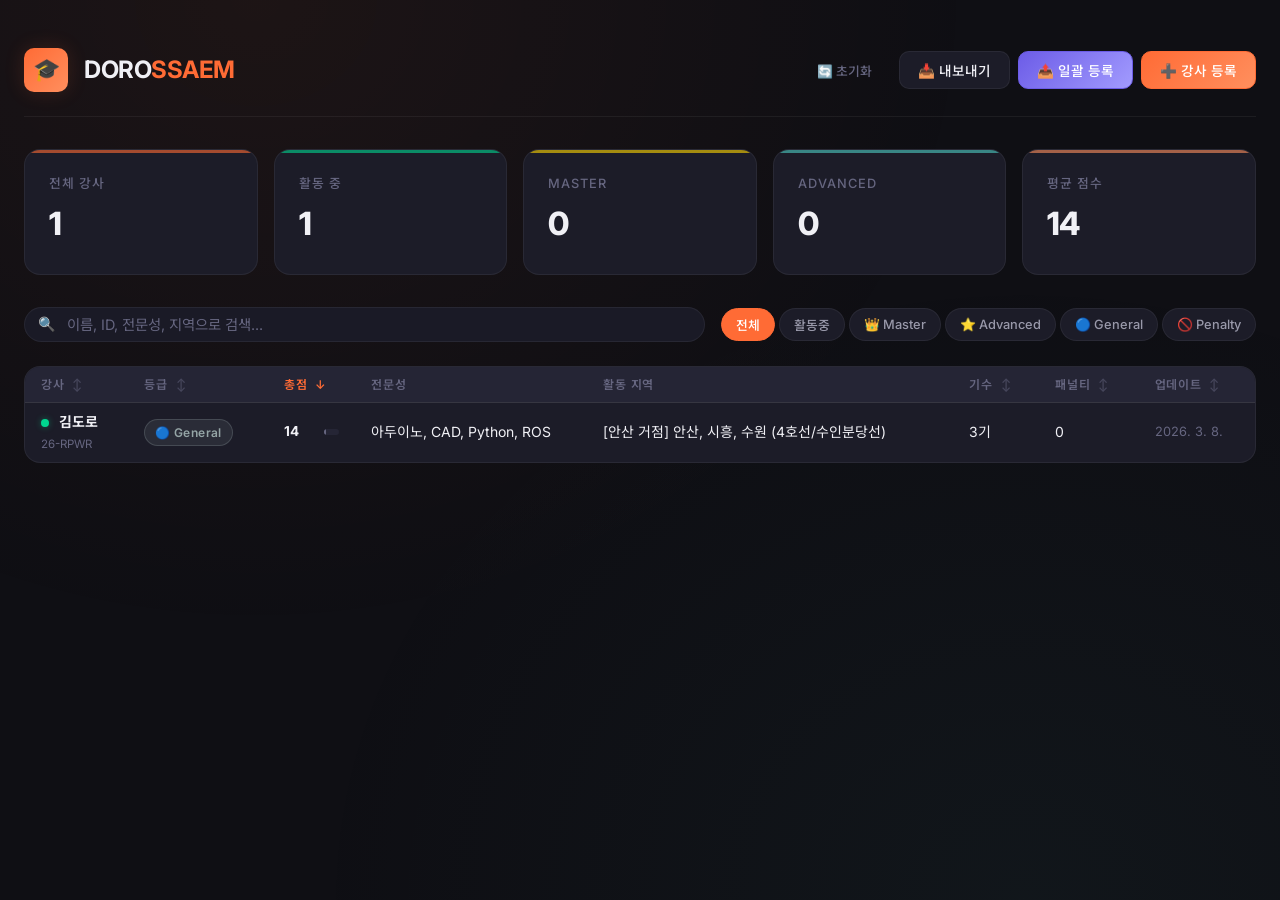
<file: index.html>
<!DOCTYPE html>
<html lang="ko">
<head>
  <meta charset="UTF-8">
  <meta http-equiv="refresh" content="0; url=app/index.html">
  <meta name="viewport" content="width=device-width, initial-scale=1.0">
  <title>DOROSSAEM — 강사관리 시스템</title>
  <style>
    body {
      margin: 0;
      min-height: 100vh;
      display: flex;
      align-items: center;
      justify-content: center;
      background: #0a0b14;
      color: #e2e8f0;
      font-family: -apple-system, BlinkMacSystemFont, 'Segoe UI', sans-serif;
    }
    .loading {
      text-align: center;
    }
    .loading-icon {
      font-size: 3rem;
      margin-bottom: 1rem;
      animation: bounce 1s infinite;
    }
    @keyframes bounce {
      0%, 100% { transform: translateY(0); }
      50% { transform: translateY(-10px); }
    }
    a { color: #818cf8; }
  </style>
</head>
<body>
  <div class="loading">
    <div class="loading-icon">🎓</div>
    <p>DOROSSAEM 강사관리 시스템으로 이동 중...</p>
    <p><a href="app/index.html">자동 이동이 안 되면 여기를 클릭하세요</a></p>
  </div>
</body>
</html>
</file>
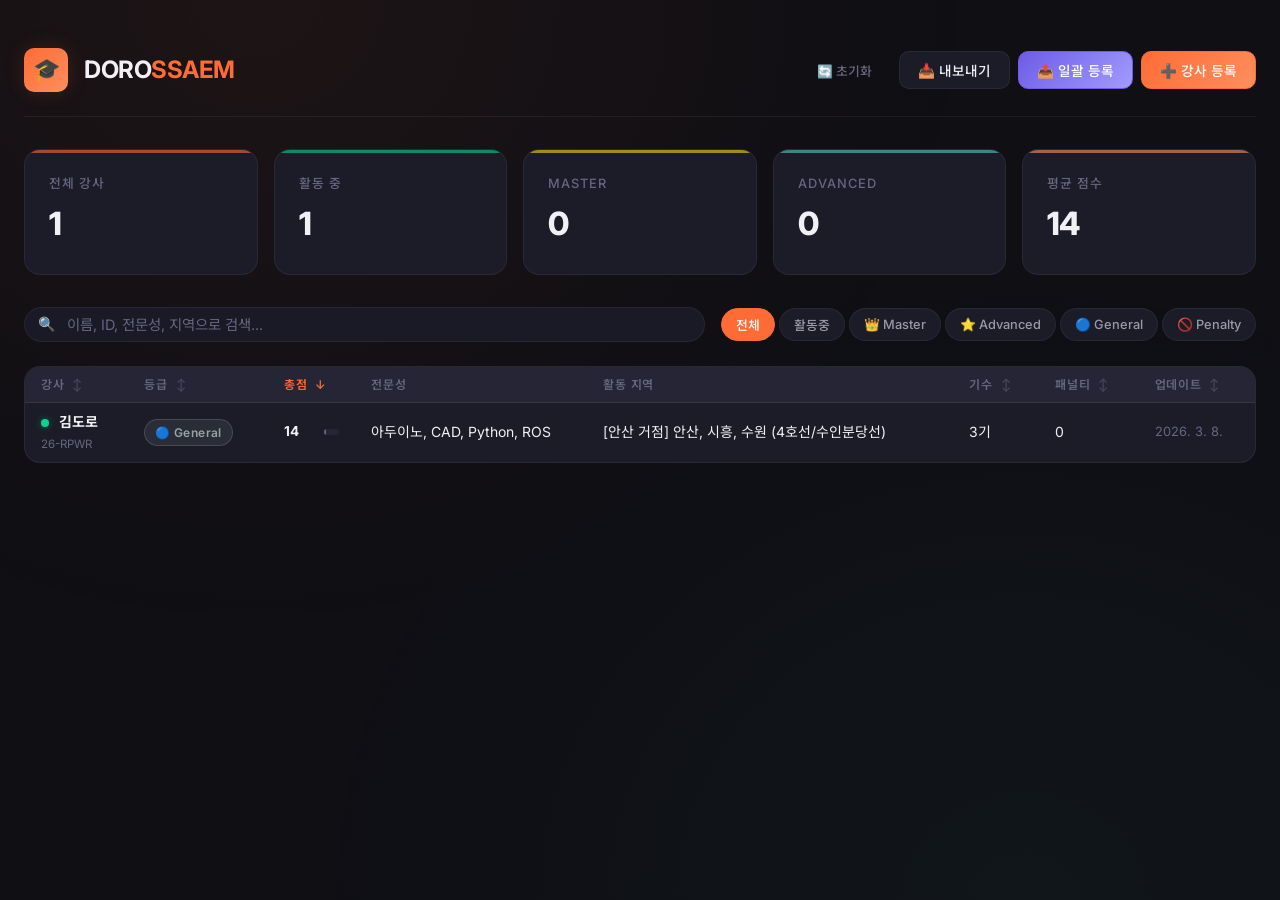
<file: app/index.html>
<!DOCTYPE html>
<html lang="ko">
<head>
  <meta charset="UTF-8">
  <meta name="viewport" content="width=device-width, initial-scale=1.0">
  <meta name="description" content="DORO 강사관리 시스템 Ver 2 — 강사 DB 관리 대시보드">
  <title>DOROSSAEM — 강사관리 시스템</title>
  <link rel="stylesheet" href="style.css?v=20260401">
  <link rel="icon" href="data:image/svg+xml,<svg xmlns='http://www.w3.org/2000/svg' viewBox='0 0 100 100'><text y='.9em' font-size='90'>🎓</text></svg>">
</head>
<body>

<div class="app-container">

  <!-- ─── Header ─── -->
  <header class="app-header">
    <div class="app-logo">
      <div class="app-logo-icon">🎓</div>
      <h1>DORO<span>SSAEM</span></h1>
    </div>
    <div class="header-actions">
      <button class="btn btn-ghost" id="btnReset" title="데이터 초기화">🔄 초기화</button>
      <button class="btn btn-secondary" id="btnExport">📥 내보내기</button>
      <button class="btn btn-upload" id="btnUpload">📤 일괄 등록</button>
      <button class="btn btn-primary" id="btnAddInstructor">➕ 강사 등록</button>
    </div>
  </header>

  <!-- ─── Stats ─── -->
  <section class="stats-bar" id="statsBar">
    <div class="stat-card" style="--stat-color: var(--color-primary)">
      <div class="stat-label">전체 강사</div>
      <div class="stat-value" id="statTotal">0</div>
    </div>
    <div class="stat-card" style="--stat-color: var(--status-active)">
      <div class="stat-label">활동 중</div>
      <div class="stat-value" id="statActive">0</div>
    </div>
    <div class="stat-card" style="--stat-color: var(--tier-master)">
      <div class="stat-label">Master</div>
      <div class="stat-value" id="statMaster">0</div>
    </div>
    <div class="stat-card" style="--stat-color: var(--tier-advanced)">
      <div class="stat-label">Advanced</div>
      <div class="stat-value" id="statAdvanced">0</div>
    </div>
    <div class="stat-card" style="--stat-color: var(--color-primary-light)">
      <div class="stat-label">평균 점수</div>
      <div class="stat-value" id="statAvg">0</div>
    </div>
  </section>

  <!-- ─── Toolbar ─── -->
  <div class="toolbar">
    <div class="search-box">
      <input type="text" id="searchInput" placeholder="이름, ID, 전문성, 지역으로 검색..." autocomplete="off">
    </div>
    <div class="filter-chips">
      <button class="chip active" data-filter="all">전체</button>
      <button class="chip" data-filter="active">활동중</button>
      <button class="chip" data-filter="Master">👑 Master</button>
      <button class="chip" data-filter="Advanced">⭐ Advanced</button>
      <button class="chip" data-filter="General">🔵 General</button>
      <button class="chip" data-filter="Penalty">🚫 Penalty</button>
    </div>
  </div>

  <!-- ─── Table ─── -->
  <div class="table-container">
    <table class="data-table" id="instructorTable">
      <thead>
        <tr>
          <th data-sort="name" onclick="UI.handleSort('name')">강사 <span class="sort-arrow">↕</span></th>
          <th data-sort="tier" onclick="UI.handleSort('tier')">등급 <span class="sort-arrow">↕</span></th>
          <th data-sort="total_score" onclick="UI.handleSort('total_score')">총점 <span class="sort-arrow">↕</span></th>
          <th>전문성</th>
          <th>활동 지역</th>
          <th data-sort="first_cohort" onclick="UI.handleSort('first_cohort')">기수 <span class="sort-arrow">↕</span></th>
          <th data-sort="penalty_count" onclick="UI.handleSort('penalty_count')">패널티 <span class="sort-arrow">↕</span></th>
          <th data-sort="last_updated" onclick="UI.handleSort('last_updated')">업데이트 <span class="sort-arrow">↕</span></th>
        </tr>
      </thead>
      <tbody id="tableBody">
      </tbody>
    </table>
  </div>

</div>

<!-- ─── Add/Edit Modal ─── -->
<div class="modal-overlay" id="modalOverlay">
  <div class="modal">
    <div class="modal-header">
      <h2 id="modalTitle">강사 등록</h2>
      <button class="modal-close" id="modalClose">✕</button>
    </div>
    <form id="instructorForm">
      <input type="hidden" id="formMode" value="add">
      <input type="hidden" id="formId" value="">

      <div class="form-row">
        <div class="form-group">
          <label class="form-label" for="fieldInstructorId">고유 ID</label>
          <input class="form-input" id="fieldInstructorId" readonly>
        </div>
        <div class="form-group">
          <label class="form-label" for="fieldName">이름 *</label>
          <input class="form-input" id="fieldName" required placeholder="강사 이름">
        </div>
      </div>

      <div class="form-row">
        <div class="form-group">
          <label class="form-label" for="fieldCohort">최초 기수</label>
          <input class="form-input" id="fieldCohort" placeholder="예: 3기">
        </div>
        <div class="form-group">
          <label class="form-label" for="fieldStatus">활동 상태</label>
          <select class="form-select" id="fieldStatus">
            <option value="active">Active (활동중)</option>
            <option value="inactive">Inactive (비활동)</option>
          </select>
        </div>
      </div>

      <div class="form-group">
        <label class="form-label" for="fieldRegion">활동 지역</label>
        <input class="form-input" id="fieldRegion" placeholder="예: [안산 거점] 안산, 시흥, 수원">
      </div>

      <div class="form-group">
        <label class="form-label" for="fieldTime">활동 시간</label>
        <input class="form-input" id="fieldTime" placeholder="예: 오전-월,화,목 / 오후-화,수,목,금,토">
      </div>

      <div class="form-group">
        <label class="form-label" for="fieldSpecialty">전문성</label>
        <input class="form-input" id="fieldSpecialty" placeholder="예: 아두이노, CAD, Python, ROS">
      </div>

      <div class="form-actions">
        <button type="button" class="btn btn-secondary" onclick="UI.closeModal()">취소</button>
        <button type="submit" class="btn btn-primary">💾 저장</button>
      </div>
    </form>
  </div>
</div>

<!-- ─── Detail Modal ─── -->
<div class="modal-overlay" id="detailOverlay">
  <div class="modal" style="max-width:720px">
    <div class="modal-header">
      <h2>강사 상세 정보</h2>
      <button class="modal-close" id="detailClose">✕</button>
    </div>
    <div id="detailContent"></div>
  </div>
</div>

<!-- ─── Upload Modal ─── -->
<div class="modal-overlay" id="uploadOverlay">
  <div class="modal" style="max-width:900px">
    <div class="modal-header">
      <h2 id="uploadTitle">📤 강사 일괄 등록</h2>
      <button class="modal-close" id="uploadClose">✕</button>
    </div>
    <div id="uploadContent">
      <!-- Step 1: File Upload -->
      <div id="uploadStep1">
        <div class="upload-description">
          <p>구글 폼 응답이 저장된 <strong>엑셀 파일(.xlsx)</strong> 또는 <strong>CSV 파일(.csv)</strong>을 업로드하세요.</p>
          <p class="upload-hint">📋 구글 시트 → 파일 → 다운로드 → .xlsx 또는 .csv</p>
        </div>
        <div class="dropzone" id="dropzone">
          <div class="dropzone-icon">📁</div>
          <div class="dropzone-text">파일을 여기에 드래그하거나 클릭하세요</div>
          <div class="dropzone-subtext">.xlsx, .xls, .csv 지원</div>
          <input type="file" id="fileInput" accept=".xlsx,.xls,.csv" hidden>
        </div>
      </div>

      <!-- Step 2: Column Mapping -->
      <div id="uploadStep2" style="display:none">
        <div class="upload-file-info" id="uploadFileInfo"></div>
        
        <div class="mapping-section">
          <h3 class="mapping-title">📌 컬럼 매핑</h3>
          <p class="mapping-desc">엑셀 열 → 강사 DB 필드를 연결해주세요. 자동 추천된 매핑을 확인하세요.</p>
          <div class="mapping-grid" id="mappingGrid"></div>
        </div>

        <div class="preview-section">
          <h3 class="mapping-title">👀 미리보기 <span id="previewCount" class="preview-count"></span></h3>
          <div class="preview-table-wrap">
            <table class="data-table preview-table" id="previewTable">
              <thead id="previewHead"></thead>
              <tbody id="previewBody"></tbody>
            </table>
          </div>
        </div>

        <div class="upload-actions">
          <button class="btn btn-secondary" id="btnUploadBack">← 다시 선택</button>
          <div style="display:flex;gap:var(--space-sm);align-items:center">
            <label class="upload-option">
              <input type="checkbox" id="chkOverwrite"> 기존 동일 이름 강사 덮어쓰기
            </label>
            <button class="btn btn-primary btn-lg" id="btnImport">📥 가져오기</button>
          </div>
        </div>
      </div>

      <!-- Step 3: Result -->
      <div id="uploadStep3" style="display:none">
        <div class="upload-result" id="uploadResult"></div>
        <div class="upload-actions" style="justify-content:center">
          <button class="btn btn-primary" id="btnUploadDone">확인</button>
        </div>
      </div>
    </div>
  </div>
</div>

<!-- ─── Toast Container ─── -->
<div class="toast-container" id="toastContainer"></div>

<script src="https://cdn.sheetjs.com/xlsx-0.20.3/package/dist/xlsx.full.min.js"></script>
<script src="app.js?v=20260401"></script>
</body>
</html>
</file>
<file: app/style.css>
/* ===================================
   DORO 강사관리 시스템 Ver 2
   Design System & Styles
   =================================== */

@import url('https://fonts.googleapis.com/css2?family=Inter:wght@300;400;500;600;700;800&family=Noto+Sans+KR:wght@300;400;500;600;700&display=swap');

/* ─── CSS Variables ─── */
:root {
  /* Brand Colors */
  --color-primary: #FF6B35;
  --color-primary-light: #FF8F5E;
  --color-primary-dark: #E0551F;
  --color-primary-glow: rgba(255, 107, 53, 0.15);

  /* Tier Colors */
  --tier-master: #FFD700;
  --tier-master-bg: rgba(255, 215, 0, 0.12);
  --tier-advanced: #4ECDC4;
  --tier-advanced-bg: rgba(78, 205, 196, 0.12);
  --tier-general: #95A5A6;
  --tier-general-bg: rgba(149, 165, 166, 0.12);
  --tier-penalty: #E74C3C;
  --tier-penalty-bg: rgba(231, 76, 60, 0.12);

  /* Dark Theme */
  --bg-primary: #0F0F14;
  --bg-secondary: #16161E;
  --bg-card: #1C1C28;
  --bg-card-hover: #22222F;
  --bg-elevated: #252535;
  --bg-input: #1A1A26;

  /* Text */
  --text-primary: #F0F0F5;
  --text-secondary: #9999AA;
  --text-muted: #666680;
  --text-inverted: #0F0F14;

  /* Borders */
  --border-color: rgba(255, 255, 255, 0.06);
  --border-hover: rgba(255, 255, 255, 0.12);
  --border-focus: var(--color-primary);

  /* Status */
  --status-active: #00D68F;
  --status-inactive: #FF6B6B;

  /* Spacing */
  --space-xs: 4px;
  --space-sm: 8px;
  --space-md: 16px;
  --space-lg: 24px;
  --space-xl: 32px;
  --space-2xl: 48px;

  /* Radius */
  --radius-sm: 6px;
  --radius-md: 10px;
  --radius-lg: 16px;
  --radius-xl: 20px;
  --radius-full: 999px;

  /* Shadows */
  --shadow-sm: 0 2px 4px rgba(0, 0, 0, 0.3);
  --shadow-md: 0 4px 12px rgba(0, 0, 0, 0.4);
  --shadow-lg: 0 8px 32px rgba(0, 0, 0, 0.5);
  --shadow-glow: 0 0 20px var(--color-primary-glow);

  /* Transitions */
  --transition-fast: 150ms ease;
  --transition-normal: 250ms ease;
  --transition-slow: 400ms cubic-bezier(0.16, 1, 0.3, 1);
}

/* ─── Reset & Base ─── */
*, *::before, *::after {
  box-sizing: border-box;
  margin: 0;
  padding: 0;
}

html {
  font-size: 16px;
  scroll-behavior: smooth;
}

body {
  font-family: 'Inter', 'Noto Sans KR', -apple-system, sans-serif;
  background: var(--bg-primary);
  color: var(--text-primary);
  line-height: 1.6;
  min-height: 100vh;
  -webkit-font-smoothing: antialiased;
}

/* ─── Background Pattern ─── */
body::before {
  content: '';
  position: fixed;
  inset: 0;
  background:
    radial-gradient(ellipse at 20% 0%, rgba(255, 107, 53, 0.06) 0%, transparent 50%),
    radial-gradient(ellipse at 80% 100%, rgba(78, 205, 196, 0.04) 0%, transparent 50%);
  pointer-events: none;
  z-index: 0;
}

/* ─── Layout ─── */
.app-container {
  position: relative;
  z-index: 1;
  max-width: 1400px;
  margin: 0 auto;
  padding: var(--space-lg);
}

/* ─── Header ─── */
.app-header {
  display: flex;
  align-items: center;
  justify-content: space-between;
  padding: var(--space-lg) 0;
  margin-bottom: var(--space-xl);
  border-bottom: 1px solid var(--border-color);
}

.app-logo {
  display: flex;
  align-items: center;
  gap: var(--space-md);
}

.app-logo-icon {
  width: 44px;
  height: 44px;
  background: linear-gradient(135deg, var(--color-primary), var(--color-primary-light));
  border-radius: var(--radius-md);
  display: flex;
  align-items: center;
  justify-content: center;
  font-size: 22px;
  box-shadow: var(--shadow-glow);
}

.app-logo h1 {
  font-size: 1.5rem;
  font-weight: 700;
  letter-spacing: -0.02em;
}

.app-logo h1 span {
  color: var(--color-primary);
}

.header-actions {
  display: flex;
  gap: var(--space-sm);
}

/* ─── Stats Bar ─── */
.stats-bar {
  display: grid;
  grid-template-columns: repeat(auto-fit, minmax(200px, 1fr));
  gap: var(--space-md);
  margin-bottom: var(--space-xl);
}

.stat-card {
  background: var(--bg-card);
  border: 1px solid var(--border-color);
  border-radius: var(--radius-lg);
  padding: var(--space-lg);
  transition: all var(--transition-normal);
  position: relative;
  overflow: hidden;
}

.stat-card::before {
  content: '';
  position: absolute;
  top: 0;
  left: 0;
  right: 0;
  height: 3px;
  background: var(--stat-color, var(--color-primary));
  opacity: 0.6;
  transition: opacity var(--transition-normal);
}

.stat-card:hover {
  transform: translateY(-2px);
  border-color: var(--border-hover);
  box-shadow: var(--shadow-md);
}

.stat-card:hover::before {
  opacity: 1;
}

.stat-label {
  font-size: 0.8rem;
  color: var(--text-muted);
  text-transform: uppercase;
  letter-spacing: 0.08em;
  font-weight: 500;
  margin-bottom: var(--space-xs);
}

.stat-value {
  font-size: 2rem;
  font-weight: 800;
  letter-spacing: -0.03em;
  color: var(--text-primary);
}

.stat-sub {
  font-size: 0.8rem;
  color: var(--text-secondary);
  margin-top: var(--space-xs);
}

/* ─── Filter/Toolbar ─── */
.toolbar {
  display: flex;
  align-items: center;
  gap: var(--space-md);
  margin-bottom: var(--space-lg);
  flex-wrap: wrap;
}

.search-box {
  flex: 1;
  min-width: 240px;
  position: relative;
}

.search-box input {
  width: 100%;
  padding: var(--space-sm) var(--space-md) var(--space-sm) 42px;
  background: var(--bg-input);
  border: 1px solid var(--border-color);
  border-radius: var(--radius-full);
  color: var(--text-primary);
  font-size: 0.9rem;
  font-family: inherit;
  transition: all var(--transition-normal);
  outline: none;
}

.search-box input:focus {
  border-color: var(--border-focus);
  box-shadow: 0 0 0 3px var(--color-primary-glow);
}

.search-box input::placeholder {
  color: var(--text-muted);
}

.search-box::before {
  content: '🔍';
  position: absolute;
  left: 14px;
  top: 50%;
  transform: translateY(-50%);
  font-size: 14px;
  pointer-events: none;
}

.filter-chips {
  display: flex;
  gap: var(--space-xs);
}

.chip {
  padding: 6px 14px;
  background: var(--bg-card);
  border: 1px solid var(--border-color);
  border-radius: var(--radius-full);
  font-size: 0.8rem;
  font-weight: 500;
  color: var(--text-secondary);
  cursor: pointer;
  transition: all var(--transition-fast);
  font-family: inherit;
  white-space: nowrap;
}

.chip:hover {
  border-color: var(--border-hover);
  color: var(--text-primary);
}

.chip.active {
  background: var(--color-primary);
  border-color: var(--color-primary);
  color: white;
}

/* ─── Buttons ─── */
.btn {
  display: inline-flex;
  align-items: center;
  gap: var(--space-sm);
  padding: 8px 18px;
  border: 1px solid var(--border-color);
  border-radius: var(--radius-md);
  font-size: 0.85rem;
  font-weight: 500;
  font-family: inherit;
  cursor: pointer;
  transition: all var(--transition-fast);
  white-space: nowrap;
}

.btn-primary {
  background: linear-gradient(135deg, var(--color-primary), var(--color-primary-light));
  border-color: var(--color-primary);
  color: white;
}

.btn-primary:hover {
  transform: translateY(-1px);
  box-shadow: var(--shadow-glow);
}

.btn-secondary {
  background: var(--bg-card);
  color: var(--text-primary);
}

.btn-secondary:hover {
  background: var(--bg-card-hover);
  border-color: var(--border-hover);
}

.btn-danger {
  background: transparent;
  border-color: var(--tier-penalty);
  color: var(--tier-penalty);
}

.btn-danger:hover {
  background: var(--tier-penalty-bg);
}

.btn-icon {
  width: 36px;
  height: 36px;
  padding: 0;
  display: flex;
  align-items: center;
  justify-content: center;
  border-radius: var(--radius-md);
}

/* ─── Table ─── */
.table-container {
  background: var(--bg-card);
  border: 1px solid var(--border-color);
  border-radius: var(--radius-lg);
  overflow: hidden;
}

.data-table {
  width: 100%;
  border-collapse: collapse;
}

.data-table thead {
  background: var(--bg-elevated);
}

.data-table th {
  padding: var(--space-sm) var(--space-md);
  font-size: 0.75rem;
  font-weight: 600;
  color: var(--text-muted);
  text-transform: uppercase;
  letter-spacing: 0.06em;
  text-align: left;
  white-space: nowrap;
  border-bottom: 1px solid var(--border-color);
  cursor: pointer;
  transition: color var(--transition-fast);
  user-select: none;
}

.data-table th:hover {
  color: var(--text-primary);
}

.data-table th.sorted {
  color: var(--color-primary);
}

.data-table th .sort-arrow {
  margin-left: 4px;
  opacity: 0.5;
}

.data-table th.sorted .sort-arrow {
  opacity: 1;
}

.data-table td {
  padding: var(--space-sm) var(--space-md);
  font-size: 0.875rem;
  border-bottom: 1px solid var(--border-color);
  vertical-align: middle;
}

.data-table tbody tr {
  transition: background var(--transition-fast);
  cursor: pointer;
}

.data-table tbody tr:hover {
  background: var(--bg-card-hover);
}

.data-table tbody tr:last-child td {
  border-bottom: none;
}

/* ─── Tier Badge ─── */
.tier-badge {
  display: inline-flex;
  align-items: center;
  gap: 4px;
  padding: 3px 10px;
  border-radius: var(--radius-full);
  font-size: 0.75rem;
  font-weight: 600;
  letter-spacing: 0.03em;
}

.tier-badge.master {
  background: var(--tier-master-bg);
  color: var(--tier-master);
  border: 1px solid rgba(255, 215, 0, 0.25);
}

.tier-badge.advanced {
  background: var(--tier-advanced-bg);
  color: var(--tier-advanced);
  border: 1px solid rgba(78, 205, 196, 0.25);
}

.tier-badge.general {
  background: var(--tier-general-bg);
  color: var(--tier-general);
  border: 1px solid rgba(149, 165, 166, 0.25);
}

.tier-badge.penalty {
  background: var(--tier-penalty-bg);
  color: var(--tier-penalty);
  border: 1px solid rgba(231, 76, 60, 0.25);
}

/* ─── Status Dot ─── */
.status-dot {
  width: 8px;
  height: 8px;
  border-radius: 50%;
  display: inline-block;
  margin-right: 6px;
}

.status-dot.active {
  background: var(--status-active);
  box-shadow: 0 0 6px rgba(0, 214, 143, 0.4);
}

.status-dot.inactive {
  background: var(--status-inactive);
}

/* ─── Score Bar ─── */
.score-bar-container {
  display: flex;
  align-items: center;
  gap: var(--space-sm);
}

.score-bar {
  flex: 1;
  height: 6px;
  background: var(--bg-elevated);
  border-radius: var(--radius-full);
  overflow: hidden;
  max-width: 80px;
}

.score-bar-fill {
  height: 100%;
  border-radius: var(--radius-full);
  transition: width var(--transition-slow);
}

.score-value {
  font-weight: 700;
  font-size: 0.85rem;
  min-width: 32px;
}

/* ─── Modal ─── */
.modal-overlay {
  position: fixed;
  inset: 0;
  background: rgba(0, 0, 0, 0.7);
  backdrop-filter: blur(4px);
  z-index: 1000;
  display: flex;
  align-items: center;
  justify-content: center;
  opacity: 0;
  visibility: hidden;
  transition: all var(--transition-normal);
}

.modal-overlay.active {
  opacity: 1;
  visibility: visible;
}

.modal {
  background: var(--bg-secondary);
  border: 1px solid var(--border-color);
  border-radius: var(--radius-xl);
  width: 90%;
  max-width: 640px;
  max-height: 85vh;
  overflow-y: auto;
  padding: var(--space-xl);
  transform: translateY(20px) scale(0.97);
  transition: transform var(--transition-slow);
}

.modal-overlay.active .modal {
  transform: translateY(0) scale(1);
}

.modal-header {
  display: flex;
  align-items: center;
  justify-content: space-between;
  margin-bottom: var(--space-lg);
}

.modal-header h2 {
  font-size: 1.25rem;
  font-weight: 700;
}

.modal-close {
  width: 32px;
  height: 32px;
  background: var(--bg-card);
  border: 1px solid var(--border-color);
  border-radius: var(--radius-sm);
  color: var(--text-secondary);
  font-size: 16px;
  cursor: pointer;
  display: flex;
  align-items: center;
  justify-content: center;
  transition: all var(--transition-fast);
}

.modal-close:hover {
  background: var(--bg-card-hover);
  color: var(--text-primary);
}

/* ─── Form ─── */
.form-group {
  margin-bottom: var(--space-md);
}

.form-label {
  display: block;
  font-size: 0.8rem;
  font-weight: 500;
  color: var(--text-secondary);
  margin-bottom: var(--space-xs);
}

.form-input, .form-select, .form-textarea {
  width: 100%;
  padding: var(--space-sm) var(--space-md);
  background: var(--bg-input);
  border: 1px solid var(--border-color);
  border-radius: var(--radius-md);
  color: var(--text-primary);
  font-size: 0.9rem;
  font-family: inherit;
  transition: all var(--transition-normal);
  outline: none;
}

.form-input:focus, .form-select:focus, .form-textarea:focus {
  border-color: var(--border-focus);
  box-shadow: 0 0 0 3px var(--color-primary-glow);
}

.form-select {
  cursor: pointer;
  appearance: none;
  background-image: url("data:image/svg+xml,%3Csvg xmlns='http://www.w3.org/2000/svg' width='12' height='12' viewBox='0 0 24 24' fill='none' stroke='%239999AA' stroke-width='2' stroke-linecap='round' stroke-linejoin='round'%3E%3Cpolyline points='6 9 12 15 18 9'%3E%3C/polyline%3E%3C/svg%3E");
  background-repeat: no-repeat;
  background-position: right 12px center;
  padding-right: 36px;
}

.form-textarea {
  resize: vertical;
  min-height: 80px;
}

.form-row {
  display: grid;
  grid-template-columns: 1fr 1fr;
  gap: var(--space-md);
}

.form-actions {
  display: flex;
  justify-content: flex-end;
  gap: var(--space-sm);
  margin-top: var(--space-lg);
  padding-top: var(--space-lg);
  border-top: 1px solid var(--border-color);
}

/* ─── Detail Panel ─── */
.detail-section {
  margin-bottom: var(--space-lg);
}

.detail-section-title {
  font-size: 0.75rem;
  font-weight: 600;
  color: var(--text-muted);
  text-transform: uppercase;
  letter-spacing: 0.08em;
  margin-bottom: var(--space-sm);
  padding-bottom: var(--space-xs);
  border-bottom: 1px solid var(--border-color);
}

.detail-grid {
  display: grid;
  grid-template-columns: 1fr 1fr;
  gap: var(--space-sm) var(--space-lg);
}

.detail-item {
  padding: var(--space-xs) 0;
}

.detail-item-label {
  font-size: 0.75rem;
  color: var(--text-muted);
}

.detail-item-value {
  font-size: 0.9rem;
  font-weight: 500;
  color: var(--text-primary);
  margin-top: 2px;
}

/* ─── Log List ─── */
.log-list {
  list-style: none;
}

.log-item {
  display: flex;
  align-items: flex-start;
  gap: var(--space-md);
  padding: var(--space-sm) 0;
  border-bottom: 1px solid var(--border-color);
}

.log-item:last-child {
  border-bottom: none;
}

.log-point {
  font-weight: 700;
  font-size: 0.85rem;
  min-width: 40px;
  text-align: right;
}

.log-point.positive { color: var(--status-active); }
.log-point.negative { color: var(--tier-penalty); }

.log-info {
  flex: 1;
}

.log-type {
  font-weight: 500;
  font-size: 0.85rem;
}

.log-meta {
  font-size: 0.75rem;
  color: var(--text-muted);
  margin-top: 2px;
}

/* ─── Tabs ─── */
.tabs {
  display: flex;
  gap: 2px;
  background: var(--bg-elevated);
  border-radius: var(--radius-md);
  padding: 3px;
  margin-bottom: var(--space-lg);
}

.tab {
  flex: 1;
  padding: 8px var(--space-md);
  background: transparent;
  border: none;
  border-radius: var(--radius-sm);
  color: var(--text-muted);
  font-size: 0.8rem;
  font-weight: 500;
  font-family: inherit;
  cursor: pointer;
  transition: all var(--transition-fast);
  text-align: center;
}

.tab:hover {
  color: var(--text-secondary);
}

.tab.active {
  background: var(--bg-card);
  color: var(--text-primary);
  box-shadow: var(--shadow-sm);
}

/* ─── Empty State ─── */
.empty-state {
  text-align: center;
  padding: var(--space-2xl);
  color: var(--text-muted);
}

.empty-state-icon {
  font-size: 3rem;
  margin-bottom: var(--space-md);
  opacity: 0.4;
}

.empty-state-text {
  font-size: 0.95rem;
}

/* ─── Toast ─── */
.toast-container {
  position: fixed;
  bottom: var(--space-lg);
  right: var(--space-lg);
  z-index: 2000;
  display: flex;
  flex-direction: column-reverse;
  gap: var(--space-sm);
}

.toast {
  background: var(--bg-elevated);
  border: 1px solid var(--border-color);
  border-radius: var(--radius-md);
  padding: var(--space-sm) var(--space-md);
  color: var(--text-primary);
  font-size: 0.85rem;
  box-shadow: var(--shadow-lg);
  animation: toastIn 0.3s ease forwards;
  min-width: 240px;
}

.toast.success { border-left: 3px solid var(--status-active); }
.toast.error { border-left: 3px solid var(--tier-penalty); }
.toast.info { border-left: 3px solid var(--color-primary); }

@keyframes toastIn {
  from { opacity: 0; transform: translateX(20px); }
  to { opacity: 1; transform: translateX(0); }
}

/* ─── Ghost Button ─── */
.btn-ghost {
  background: transparent;
  border-color: transparent;
  color: var(--text-muted);
  font-size: 0.8rem;
}

.btn-ghost:hover {
  color: var(--text-primary);
  background: var(--bg-card);
  border-color: var(--border-color);
}

/* ─── Upload Button ─── */
.btn-upload {
  background: linear-gradient(135deg, #6C5CE7, #A29BFE);
  border-color: #6C5CE7;
  color: white;
}

.btn-upload:hover {
  transform: translateY(-1px);
  box-shadow: 0 0 20px rgba(108, 92, 231, 0.3);
}

.btn-lg {
  padding: 10px 24px;
  font-size: 0.95rem;
  font-weight: 600;
}

/* ─── Upload Description ─── */
.upload-description {
  margin-bottom: var(--space-lg);
  color: var(--text-secondary);
  font-size: 0.9rem;
  line-height: 1.7;
}

.upload-description strong {
  color: var(--color-primary);
}

.upload-hint {
  margin-top: var(--space-sm);
  font-size: 0.82rem;
  color: var(--text-muted);
  background: var(--bg-card);
  padding: var(--space-sm) var(--space-md);
  border-radius: var(--radius-md);
  border-left: 3px solid var(--color-primary);
}

/* ─── Dropzone ─── */
.dropzone {
  border: 2px dashed var(--border-hover);
  border-radius: var(--radius-lg);
  padding: var(--space-2xl) var(--space-lg);
  text-align: center;
  cursor: pointer;
  transition: all var(--transition-normal);
  background: var(--bg-card);
}

.dropzone:hover,
.dropzone.dragover {
  border-color: var(--color-primary);
  background: var(--color-primary-glow);
  transform: scale(1.01);
}

.dropzone-icon {
  font-size: 3rem;
  margin-bottom: var(--space-md);
  transition: transform var(--transition-normal);
}

.dropzone:hover .dropzone-icon,
.dropzone.dragover .dropzone-icon {
  transform: scale(1.15) translateY(-4px);
}

.dropzone-text {
  font-size: 1rem;
  font-weight: 500;
  color: var(--text-primary);
  margin-bottom: var(--space-xs);
}

.dropzone-subtext {
  font-size: 0.8rem;
  color: var(--text-muted);
}

/* ─── Upload File Info ─── */
.upload-file-info {
  display: flex;
  align-items: center;
  gap: var(--space-md);
  padding: var(--space-md);
  background: var(--bg-card);
  border: 1px solid var(--border-color);
  border-radius: var(--radius-md);
  margin-bottom: var(--space-lg);
  font-size: 0.85rem;
}

.upload-file-info .file-icon {
  font-size: 1.5rem;
}

.upload-file-info .file-name {
  font-weight: 600;
  color: var(--text-primary);
}

.upload-file-info .file-meta {
  color: var(--text-muted);
  font-size: 0.8rem;
}

/* ─── Mapping Section ─── */
.mapping-section {
  margin-bottom: var(--space-lg);
}

.mapping-title {
  font-size: 0.95rem;
  font-weight: 600;
  margin-bottom: var(--space-sm);
  color: var(--text-primary);
}

.mapping-desc {
  font-size: 0.8rem;
  color: var(--text-muted);
  margin-bottom: var(--space-md);
}

.mapping-grid {
  display: grid;
  grid-template-columns: repeat(auto-fill, minmax(260px, 1fr));
  gap: var(--space-sm);
}

.mapping-item {
  display: flex;
  align-items: center;
  gap: var(--space-sm);
  padding: var(--space-sm) var(--space-md);
  background: var(--bg-card);
  border: 1px solid var(--border-color);
  border-radius: var(--radius-md);
  transition: border-color var(--transition-fast);
}

.mapping-item:hover {
  border-color: var(--border-hover);
}

.mapping-item .mapping-label {
  font-size: 0.8rem;
  font-weight: 500;
  color: var(--text-secondary);
  min-width: 70px;
  white-space: nowrap;
}

.mapping-item .mapping-arrow {
  color: var(--color-primary);
  font-size: 0.85rem;
  opacity: 0.6;
}

.mapping-item select {
  flex: 1;
  padding: 4px 8px;
  background: var(--bg-input);
  border: 1px solid var(--border-color);
  border-radius: var(--radius-sm);
  color: var(--text-primary);
  font-size: 0.8rem;
  font-family: inherit;
  outline: none;
  cursor: pointer;
}

.mapping-item select:focus {
  border-color: var(--border-focus);
}

/* ─── Preview Section ─── */
.preview-section {
  margin-bottom: var(--space-lg);
}

.preview-count {
  font-size: 0.8rem;
  font-weight: 400;
  color: var(--text-muted);
  margin-left: var(--space-xs);
}

.preview-table-wrap {
  max-height: 300px;
  overflow: auto;
  border: 1px solid var(--border-color);
  border-radius: var(--radius-md);
}

.preview-table {
  font-size: 0.8rem !important;
}

.preview-table th {
  position: sticky;
  top: 0;
  z-index: 1;
  background: var(--bg-elevated) !important;
}

.preview-table td {
  max-width: 180px;
  overflow: hidden;
  text-overflow: ellipsis;
  white-space: nowrap;
}

.preview-table tr.row-existing {
  opacity: 0.5;
}

.preview-table .row-badge {
  display: inline-block;
  font-size: 0.65rem;
  padding: 1px 6px;
  border-radius: var(--radius-full);
  font-weight: 600;
  margin-left: 4px;
}

.row-badge.new {
  background: rgba(0, 214, 143, 0.15);
  color: var(--status-active);
}

.row-badge.exists {
  background: rgba(255, 143, 94, 0.15);
  color: var(--color-primary-light);
}

/* ─── Upload Actions ─── */
.upload-actions {
  display: flex;
  justify-content: space-between;
  align-items: center;
  padding-top: var(--space-lg);
  border-top: 1px solid var(--border-color);
}

.upload-option {
  font-size: 0.82rem;
  color: var(--text-secondary);
  display: flex;
  align-items: center;
  gap: var(--space-xs);
  cursor: pointer;
}

.upload-option input[type="checkbox"] {
  accent-color: var(--color-primary);
}

/* ─── Upload Result ─── */
.upload-result {
  text-align: center;
  padding: var(--space-xl);
}

.upload-result .result-icon {
  font-size: 3.5rem;
  margin-bottom: var(--space-md);
}

.upload-result .result-title {
  font-size: 1.2rem;
  font-weight: 700;
  margin-bottom: var(--space-sm);
}

.upload-result .result-stats {
  display: flex;
  justify-content: center;
  gap: var(--space-lg);
  margin-top: var(--space-md);
}

.upload-result .result-stat {
  text-align: center;
}

.upload-result .result-stat-value {
  font-size: 1.8rem;
  font-weight: 800;
  color: var(--color-primary);
}

.upload-result .result-stat-label {
  font-size: 0.8rem;
  color: var(--text-muted);
}

/* ─── Missing Data Alert ─── */
.missing-data-alert {
  margin-top: var(--space-lg);
  background: rgba(255, 167, 38, 0.08);
  border: 1px solid rgba(255, 167, 38, 0.3);
  border-radius: var(--radius-lg);
  padding: var(--space-lg);
  text-align: left;
}

.missing-alert-header {
  display: flex;
  align-items: center;
  gap: var(--space-sm);
  margin-bottom: var(--space-sm);
}

.missing-alert-icon { font-size: 1.4rem; }

.missing-alert-title {
  font-size: 1.1rem;
  font-weight: 700;
  color: #FFA726;
}

.missing-alert-desc {
  color: var(--text-secondary);
  font-size: 0.85rem;
  margin-bottom: var(--space-md);
}

.missing-items {
  display: flex;
  flex-direction: column;
  gap: var(--space-md);
}

.missing-item {
  background: var(--bg-card);
  border-radius: var(--radius-md);
  padding: var(--space-md);
}

.missing-item-header {
  display: flex;
  justify-content: space-between;
  align-items: center;
  font-size: 0.88rem;
  font-weight: 600;
  color: var(--text-primary);
  margin-bottom: var(--space-xs);
}

.missing-item-count {
  color: #FFA726;
  font-size: 0.8rem;
  font-weight: 700;
}

.missing-item-bar {
  height: 6px;
  background: rgba(255, 167, 38, 0.15);
  border-radius: 3px;
  overflow: hidden;
  margin-bottom: var(--space-xs);
}

.missing-item-fill {
  height: 100%;
  background: linear-gradient(90deg, #4ECDC4, #44B09E);
  border-radius: 3px;
  transition: width 0.6s ease;
}

.missing-item-desc {
  font-size: 0.78rem;
  color: var(--text-muted);
}

.missing-alert-action {
  margin-top: var(--space-md);
  padding: var(--space-sm) var(--space-md);
  background: rgba(78, 205, 196, 0.08);
  border-radius: var(--radius-md);
  font-size: 0.82rem;
  color: var(--text-secondary);
  line-height: 1.6;
}

.missing-alert-action strong {
  color: #4ECDC4;
}

/* ─── Sensitive Info Section ─── */
.sensitive-section {
  border: 1px solid rgba(255, 167, 38, 0.2);
  border-radius: var(--radius-lg);
  padding: var(--space-lg);
  margin-top: var(--space-md);
  background: rgba(255, 167, 38, 0.03);
}

.sensitive-section .detail-grid {
  animation: fadeIn 0.3s ease;
}

.sensitive-locked {
  display: flex;
  flex-direction: column;
  align-items: center;
  padding: var(--space-xl) var(--space-lg);
  text-align: center;
}

.sensitive-locked-icon {
  font-size: 2.5rem;
  margin-bottom: var(--space-sm);
  opacity: 0.6;
}

.sensitive-locked-text {
  color: var(--text-muted);
  font-size: 0.88rem;
  max-width: 300px;
  line-height: 1.6;
}

@keyframes fadeIn {
  from { opacity: 0; transform: translateY(6px); }
  to { opacity: 1; transform: translateY(0); }
}

/* ─── Score Breakdown ─── */
.score-breakdown {
  background: rgba(255, 107, 107, 0.03);
  border: 1px solid rgba(255, 107, 107, 0.15);
  border-radius: var(--radius-lg);
  padding: var(--space-lg);
  margin-top: var(--space-md);
}

.score-rows {
  display: flex;
  flex-direction: column;
  gap: var(--space-sm);
  margin-top: var(--space-sm);
}

.score-row {
  display: flex;
  align-items: center;
  gap: var(--space-md);
}

.score-row-label {
  min-width: 120px;
  font-size: 0.82rem;
  color: var(--text-secondary);
}

.score-row-label small {
  color: var(--text-muted);
  font-size: 0.72rem;
}

.score-row-val {
  min-width: 60px;
  text-align: right;
  font-size: 0.82rem;
  font-weight: 600;
  color: var(--text-primary);
}

.score-row[title] {
  cursor: help;
  padding: 6px 8px;
  border-radius: var(--radius-sm);
  transition: background 0.2s;
}

.score-row[title]:hover {
  background: rgba(255, 255, 255, 0.04);
}

.score-grade-hint {
  font-size: 0.78rem;
  padding: 6px 10px;
  border-radius: var(--radius-sm);
  background: rgba(255, 255, 255, 0.03);
  margin-bottom: var(--space-sm);
}

.score-hint {
  font-size: 0.72rem;
  color: var(--text-muted);
  text-align: center;
  margin-top: var(--space-sm);
  padding-top: var(--space-sm);
  border-top: 1px solid rgba(255, 255, 255, 0.05);
}

/* ─── Score Row Click-to-Expand ─── */
.score-row-wrap { border-radius: var(--radius-sm); }
.score-row-wrap .score-row { cursor: pointer; padding: 6px 8px; border-radius: var(--radius-sm); transition: background 0.2s; }
.score-row-wrap .score-row:hover { background: rgba(255, 255, 255, 0.04); }
.score-row-toggle { font-size: 0.7rem; color: var(--text-muted); transition: transform 0.2s; margin-left: 4px; }
.score-row-wrap.open .score-row-toggle { transform: rotate(90deg); }
.score-row-detail { max-height: 0; overflow: hidden; transition: max-height 0.3s ease, padding 0.3s; padding: 0 8px; }
.score-row-wrap.open .score-row-detail { max-height: 200px; padding: 6px 8px 10px; }
.sd-item { font-size: 0.75rem; color: var(--text-secondary); padding: 2px 0; border-bottom: 1px solid rgba(255, 255, 255, 0.03); }
.sd-item:last-child { border-bottom: none; }
.sd-empty { font-size: 0.75rem; color: var(--text-muted); font-style: italic; }

/* ─── Auto-calc Info ─── */
.mapping-auto-info {
  grid-column: 1 / -1;
  background: rgba(78, 205, 196, 0.06);
  border: 1px dashed rgba(78, 205, 196, 0.3);
  border-radius: var(--radius-md);
  padding: var(--space-md);
  text-align: center;
}

.auto-info-title {
  font-size: 0.82rem;
  font-weight: 600;
  color: #4ECDC4;
  margin-bottom: var(--space-xs);
}

.auto-info-items {
  display: flex;
  gap: var(--space-lg);
  justify-content: center;
  font-size: 0.78rem;
  color: var(--text-muted);
}

/* ─── Responsive ─── */
@media (max-width: 768px) {
  .app-container { padding: var(--space-md); }
  .stats-bar { grid-template-columns: repeat(2, 1fr); }
  .toolbar { flex-direction: column; }
  .search-box { min-width: unset; width: 100%; }
  .filter-chips { overflow-x: auto; width: 100%; }
  .form-row { grid-template-columns: 1fr; }
  .detail-grid { grid-template-columns: 1fr; }
  .app-header { flex-direction: column; gap: var(--space-md); align-items: flex-start; }
  .data-table { font-size: 0.8rem; }
  .data-table th, .data-table td { padding: var(--space-xs) var(--space-sm); }
}
</file>
